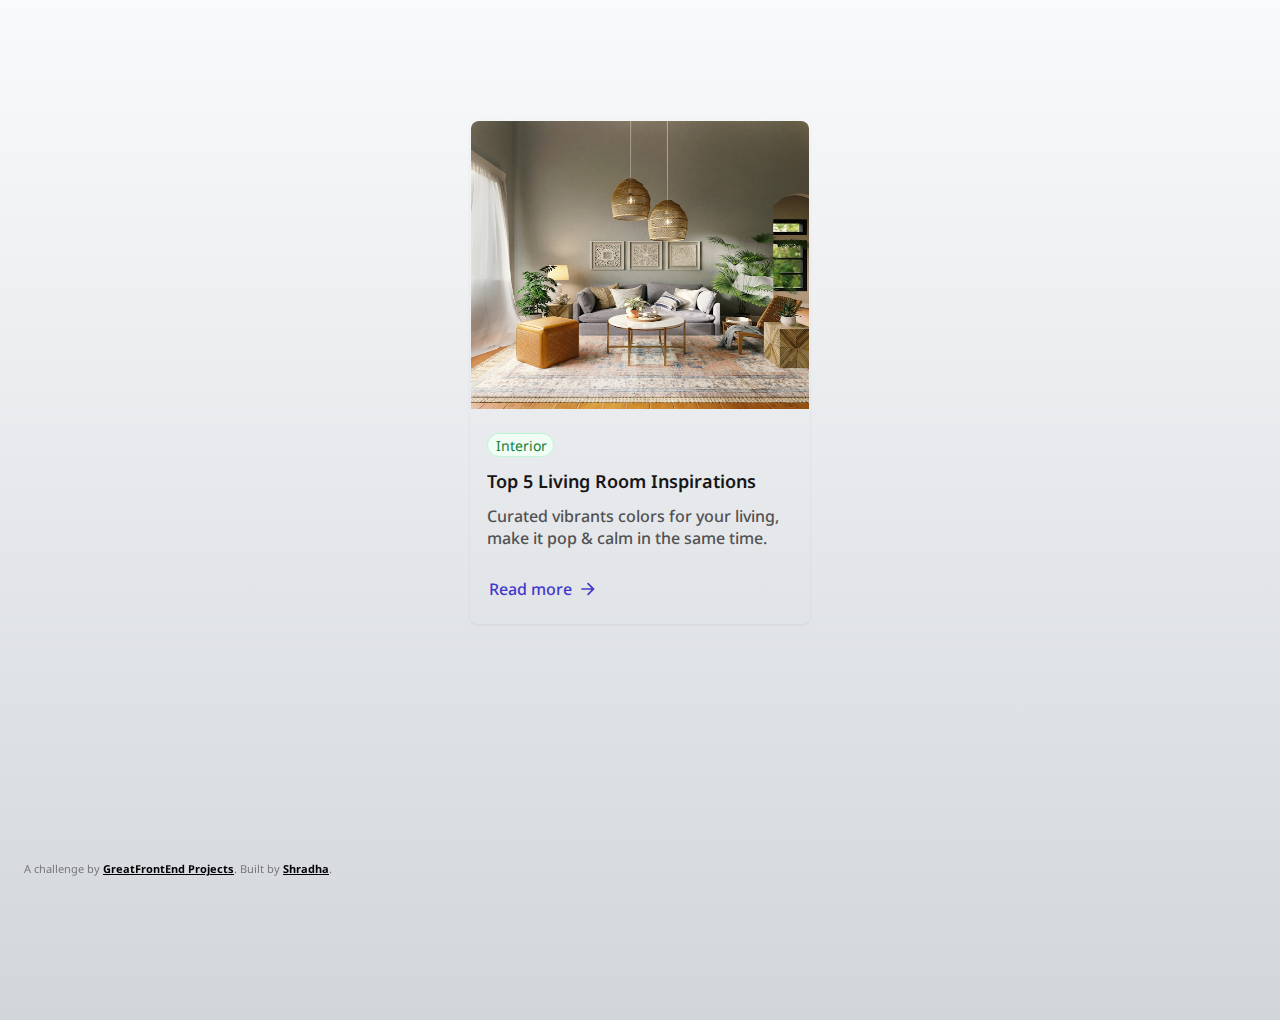
<file: blog-card/index.html>
<!DOCTYPE html>
<html lang="en">
  <head>
    <meta charset="utf-8" />
    <meta name="viewport" content="width=device-width, initial-scale=1" />
    <title>GreatFrontEnd Projects</title>
    <link rel="preconnect" href="https://fonts.googleapis.com" />
    <link rel="preconnect" href="https://fonts.gstatic.com" crossorigin />
    <link
      href="https://fonts.googleapis.com/css2?family=Noto+Sans:ital,wght@0,100..900;1,100..900&display=swap"
      rel="stylesheet"
    />
    <link rel="stylesheet" href="css/style.css" />
    <link rel="icon" href="img/favicon.ico" sizes="any" />
  </head>
  <body>
    <script src="js/index.js"></script>
    <section class="blog-card">
      <div class="img-holder">
        <div class="skeleton"></div>
        <img
          class="blog-card-image"
          src="./img/spacejoy-YqFz7UMm8qE-unsplash.jpg"
          alt="blog card image"
          onload="showImage(this)"
        />
      </div>
      <div class="blog-card-details">
        <p class="tags">Interior</p>
        <p class="title">Top 5 Living Room Inspirations</p>
        <p class="description">
          Curated vibrants colors for your living, make it pop & calm in the same time.
        </p>
        <a class="button-link" href="#"
          ><span>Read more </span>
          <img src="./img/arrow-right-line.svg" alt="right-icon" class="right-arrow-icon" />
        </a>
      </div>
    </section>

    <div class="credits" data-gfe-screenshot-exclude="true">
      A challenge by
      <a href="https://www.greatfrontend.com/projects?ref=challenges" target="_blank"
        >GreatFrontEnd Projects</a
      >. Built by
      <a href="https://www.greatfrontend.com/projects/u/dev23" target="_blank">Shradha</a>.
    </div>
  </body>
</html>
</file>
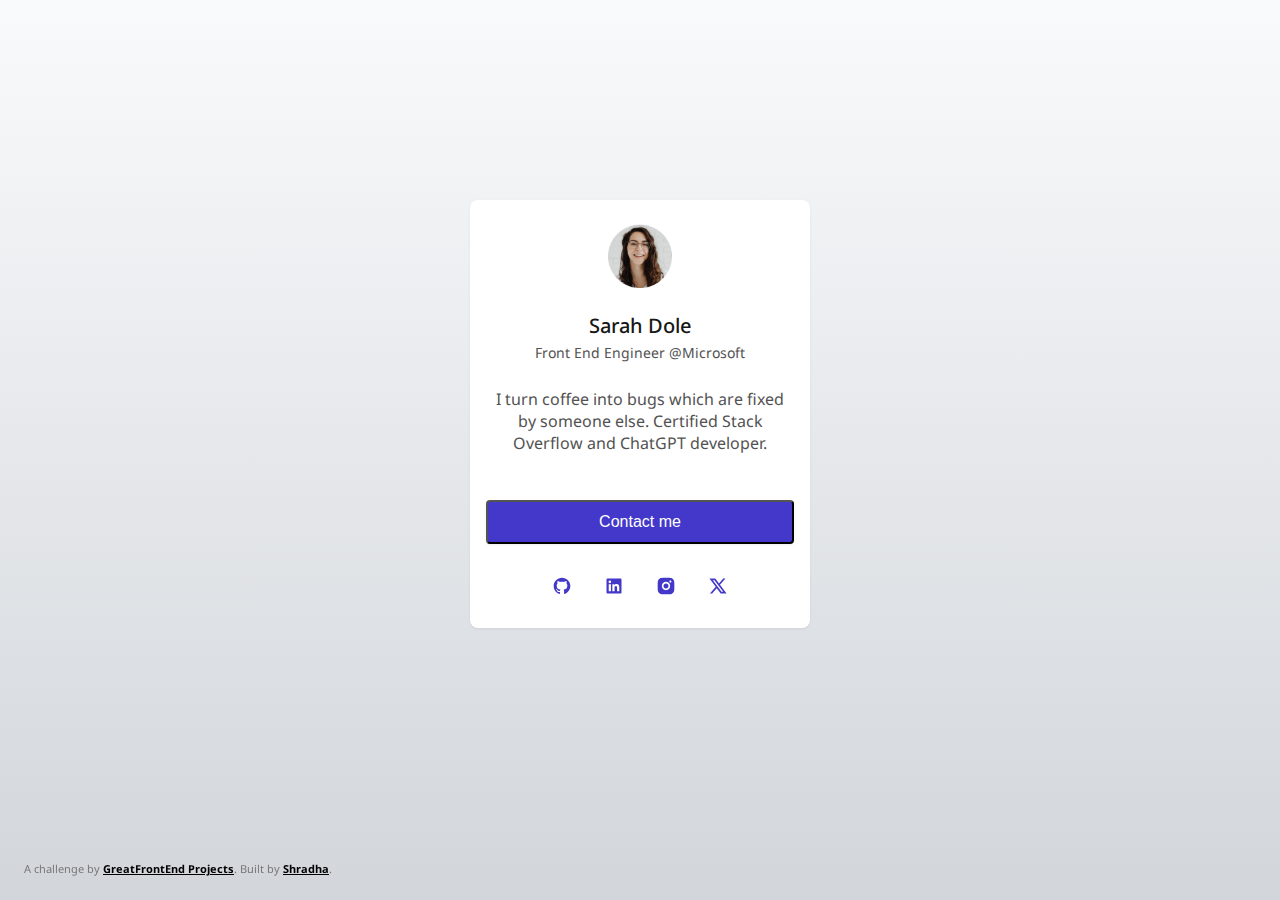
<file: profile-card/index.html>
<!DOCTYPE html>
<html lang="en">
  <head>
    <meta charset="utf-8" />
    <meta name="viewport" content="width=device-width, initial-scale=1" />
    <title>GreatFrontEnd Projects</title>
    <link rel="preconnect" href="https://fonts.googleapis.com" />
    <link rel="preconnect" href="https://fonts.gstatic.com" crossorigin />
    <link
      href="https://fonts.googleapis.com/css2?family=Noto+Sans:ital,wght@0,100..900;1,100..900&display=swap"
      rel="stylesheet"
    />
    <link rel="stylesheet" href="css/style.css" />
    <link rel="icon" href="img/favicon.ico" sizes="any" />
  </head>
  <body>
    <section class="profile-card">
      <div class="top-section">
        <img class="profile-image" src="./img/profile.png" alt="profile image" />
        <div class="info">
          <p class="title text-with-ellipses">Sarah Dole</p>
          <p class="subtitle text-with-ellipses">Front End Engineer @Microsoft</p>
        </div>
        <p class="bio text-with-ellipses">
          I turn coffee into bugs which are fixed by someone else. Certified Stack Overflow and
          ChatGPT developer.
        </p>
      </div>
      <div class="actions-container">
        <button class="contact-btn">Contact me</button>
        <div class="social-link-container">
          <a class="social-link" href="#" aria-label="Link to Github Profile"
            ><img src="./img/icons/github-fill.svg" class="svg-icons"
          /></a>
          <a class="social-link" href="#" aria-label="Link to LinkedIn Profile"
            ><img src="./img/icons/linkedin-box-fill.svg" class="svg-icons"
          /></a>
          <a class="social-link" href="#" aria-label="Link to Instagram Profile"
            ><img src="./img/icons/instagram-fill.svg" class="svg-icons"
          /></a>
          <a class="social-link" href="#" aria-label="Link to Twitter Profile"
            ><img src="./img/icons/twitter-x-line.svg" class="svg-icons"
          /></a>
        </div>
      </div>
    </section>
    <div class="credits" data-gfe-screenshot-exclude="true">
      A challenge by
      <a href="https://www.greatfrontend.com/projects?ref=challenges" target="_blank"
        >GreatFrontEnd Projects</a
      >. Built by
      <a href="https://www.greatfrontend.com/projects/u/dev23" target="_blank">Shradha</a>.
    </div>
  </body>
</html>
</file>
<file: blog-card/css/style.css>
body {
  margin: 0;
  font-family: "Noto Sans", system-ui, -apple-system, BlinkMacSystemFont, "Segoe UI", Roboto, Oxygen,
    Ubuntu, Cantarell, "Open Sans", "Helvetica Neue", sans-serif;
  min-height: 100vh;

  -webkit-font-smoothing: antialiased;
  -moz-osx-font-smoothing: grayscale;
  text-rendering: optimizeLegibility;

  --primary: #171717;
  --secondary: #525252;
  --success-subtle: #f0fdf4;
  --success-text: #15803d;
  --success-border: #bbf7d0;

  --brand: #4338ca;
}

* {
  box-sizing: border-box;
}

body {
  background: linear-gradient(to bottom, #f9fafb 0%, #d2d6db 100%);
}

.credits {
  color: #777;
  position: fixed;
  bottom: 24px;
  left: 24px;
  font-size: 11px;
  text-align: center;
}

.credits a {
  color: #000;
  font-weight: bold;
}

p {
  margin: 0;
}

.blog-card {
  width: 340px;
  height: 504px;
  margin: 120px auto;
  border-radius: 8px;
  border-style: solid;
  border-width: 0.5px;
  box-shadow: 0px 1px 3px 0px #00000010;
  border-color: transparent;
}

.img-holder {
  position: relative;
}

.blog-card-image {
  width: 100%;
  height: 288px;
  border-top-left-radius: 8px;
  border-top-right-radius: 8px;
  position: absolute;
  z-index: 1;
}

.img-loaded {
  z-index: 2;
}

.skeleton {
  animation: skeleton-loading 1s linear infinite alternate;
  width: 340px;
  height: 288px;
  position: absolute;
  z-index: 2;
}

@keyframes skeleton-loading {
  0% {
    background-color: #f7f4f2;
  }
  100% {
    background-color: #e0d9d5;
  }
}

.blog-card-details {
  position: relative;
  height: 216px;
  width: 100%;
  padding: 24px 16px;
  display: grid;
  gap: 12px;
  margin-top: 288px;
}

.tags {
  width: 67px;
  height: 24px;
  border-radius: 9999px;
  padding: 2px 8px;
  background-color: var(--success-subtle);
  color: var(--success-text);
  border: 1px solid var(--success-border);
  font-size: 14px;
}

.title {
  width: 100%;
  overflow: hidden;
  font-size: 18px;
  font-weight: 600;
  color: var(--primary);
}

.description {
  color: var(--secondary);
  height: 48px;
  overflow: hidden;
  font-weight: 500;
  font-size: 16px;
  display: -webkit-box;
  -webkit-line-clamp: 2;
  line-clamp: 2;
  text-overflow: ellipsis;
  -webkit-box-orient: vertical;
}

.button-link {
  margin-top: 12px;
  border: none;
  width: 114px;
  height: 24px;
  background-color: transparent;
  color: var(--brand);
  font-weight: 500;
  padding: 0;
  display: flex;
  align-items: center;
  gap: 6px;
  padding: 0 2px;
  text-decoration: none;
}

.right-arrow-icon {
  height: 20px;
  width: 20px;
  color: var(--brand);
}
</file>
<file: profile-card/css/style.css>
body {
  margin: 0;
  font-family: "Noto Sans", system-ui, -apple-system, BlinkMacSystemFont, "Segoe UI", Roboto, Oxygen,
    Ubuntu, Cantarell, "Open Sans", "Helvetica Neue", sans-serif;
  min-height: 100vh;

  -webkit-font-smoothing: antialiased;
  -moz-osx-font-smoothing: grayscale;
  text-rendering: optimizeLegibility;

  --primary-text-color: #171717;
  --secondary-text-color: #525252;
  --brand-primary-color: #4338ca;
}

* {
  box-sizing: border-box;
}

.credits {
  color: #777;
  position: fixed;
  bottom: 24px;
  left: 24px;
  font-size: 11px;
  text-align: center;
}

.credits a {
  color: #000;
  font-weight: bold;
}

body {
  background: linear-gradient(to bottom, #f9fafb 0%, #d2d6db 100%);
  padding: 200px 0;
}

p {
  margin: 0;
}

.text-with-ellipses {
  overflow: hidden;
  white-space: nowrap;
  display: -webkit-box;
  -webkit-line-clamp: 1;
  line-clamp: 1;
  text-overflow: ellipsis;
  -webkit-box-orient: vertical;
  width: 308px;
}

.profile-card {
  display: flex;
  flex-direction: column;
  gap: 40px;
  width: 340px;
  height: 428px;
  padding: 24px 16px;
  margin-left: auto;
  margin-right: auto;
  border-radius: 8px;
  background-color: #fff;
  box-shadow: 0px 1px 3px 0px #00000010;
}

.top-section {
  width: 308px;
  height: 236px;
  display: flex;
  flex-direction: column;
  gap: 24px;
  align-items: center;
}

.profile-image {
  width: 64px;
  height: 64px;
}

.info {
  height: 52px;
  text-align: center;
}

.title {
  height: 28px;
  margin-bottom: 3px;
  font-size: 20px;
  font-weight: 500;
  color: var(--primary-text-color);
}

.subtitle {
  height: 20px;
  font-size: 14px;
  font-weight: 400;
  color: var(--secondary-text-color);
}

.bio {
  height: 72px;
  font-size: 16px;
  font-weight: 400;
  color: var(--secondary-text-color);
  text-align: center;
  line-clamp: 3;
  -webkit-line-clamp: 3;
  white-space: normal;
}

.svg-icons {
  width: 20px;
  height: 20px;
}

.actions-container {
  height: 104px;
  display: flex;
  flex-direction: column;
  gap: 24px;
}

.contact-btn {
  height: 44px;
  padding: 10px 16px;
  background-color: var(--brand-primary-color);
  border-radius: 4px;
  color: #fff;
  box-shadow: 0px 1px 3px 0px #00000010;
  font-size: 16px;
  font-weight: 500;
}

.social-link-container {
  height: 36px;
  display: flex;
  gap: 16px;
  justify-content: center;
  align-items: center;
}

.social-link {
  width: 36px;
  height: 36px;
  display: flex;
  align-items: center;
  justify-content: center;
}
</file>
